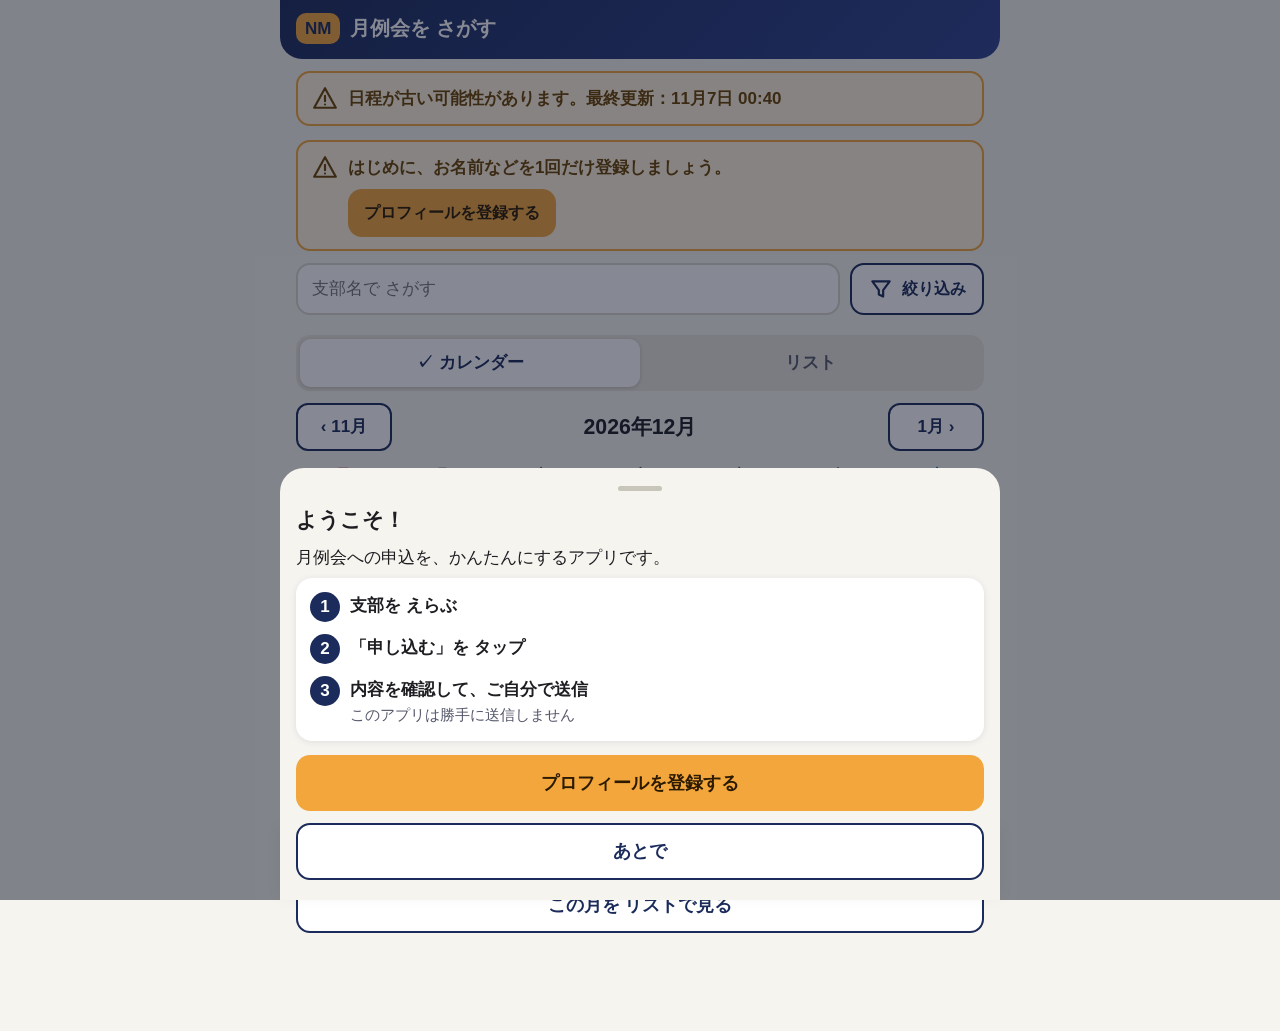
<file: index.html>
<!doctype html>
<html lang="ja">
<head>
<meta charset="utf-8">
<meta name="viewport" content="width=device-width, initial-scale=1, viewport-fit=cover">
<meta name="theme-color" content="#1b2b5b">
<meta name="robots" content="noindex, nofollow">
<meta name="apple-mobile-web-app-capable" content="yes">
<meta name="mobile-web-app-capable" content="yes">
<meta name="apple-mobile-web-app-title" content="NMエントリー">
<meta name="apple-mobile-web-app-status-bar-style" content="black-translucent">
<title>NMエントリー支援</title>
<link rel="manifest" href="manifest.webmanifest">
<link rel="icon" href="icons/icon.svg" type="image/svg+xml">
<link rel="apple-touch-icon" href="icons/apple-touch-icon.png">
<link rel="stylesheet" href="style.css">
</head>
<body>
<div id="app">
  <header class="top">
    <div class="top-in">
      <div class="brand"><span class="brand-mark" aria-hidden="true">NM</span><span id="title">月例会を さがす</span></div>
    </div>
  </header>
  <div id="notice"></div>
  <main id="view" tabindex="-1"></main>
  <nav class="tabbar" aria-label="メインメニュー">
    <button data-act="tab" data-tab="search"><span class="ico" data-ico="calendar"></span><span>さがす</span></button>
    <button data-act="tab" data-tab="apply"><span class="ico" data-ico="send"></span><span>申込</span></button>
    <button data-act="tab" data-tab="log"><span class="ico" data-ico="list"></span><span>記録</span></button>
    <button data-act="tab" data-tab="settings"><span class="ico" data-ico="gear"></span><span>設定</span></button>
  </nav>
</div>
<div id="overlay" hidden></div>
<div id="toast" role="status" aria-live="polite"></div>
<noscript><p style="padding:24px">このアプリを使うには JavaScript を有効にしてください。</p></noscript>
<script src="app.js"></script>
</body>
</html>
</file>
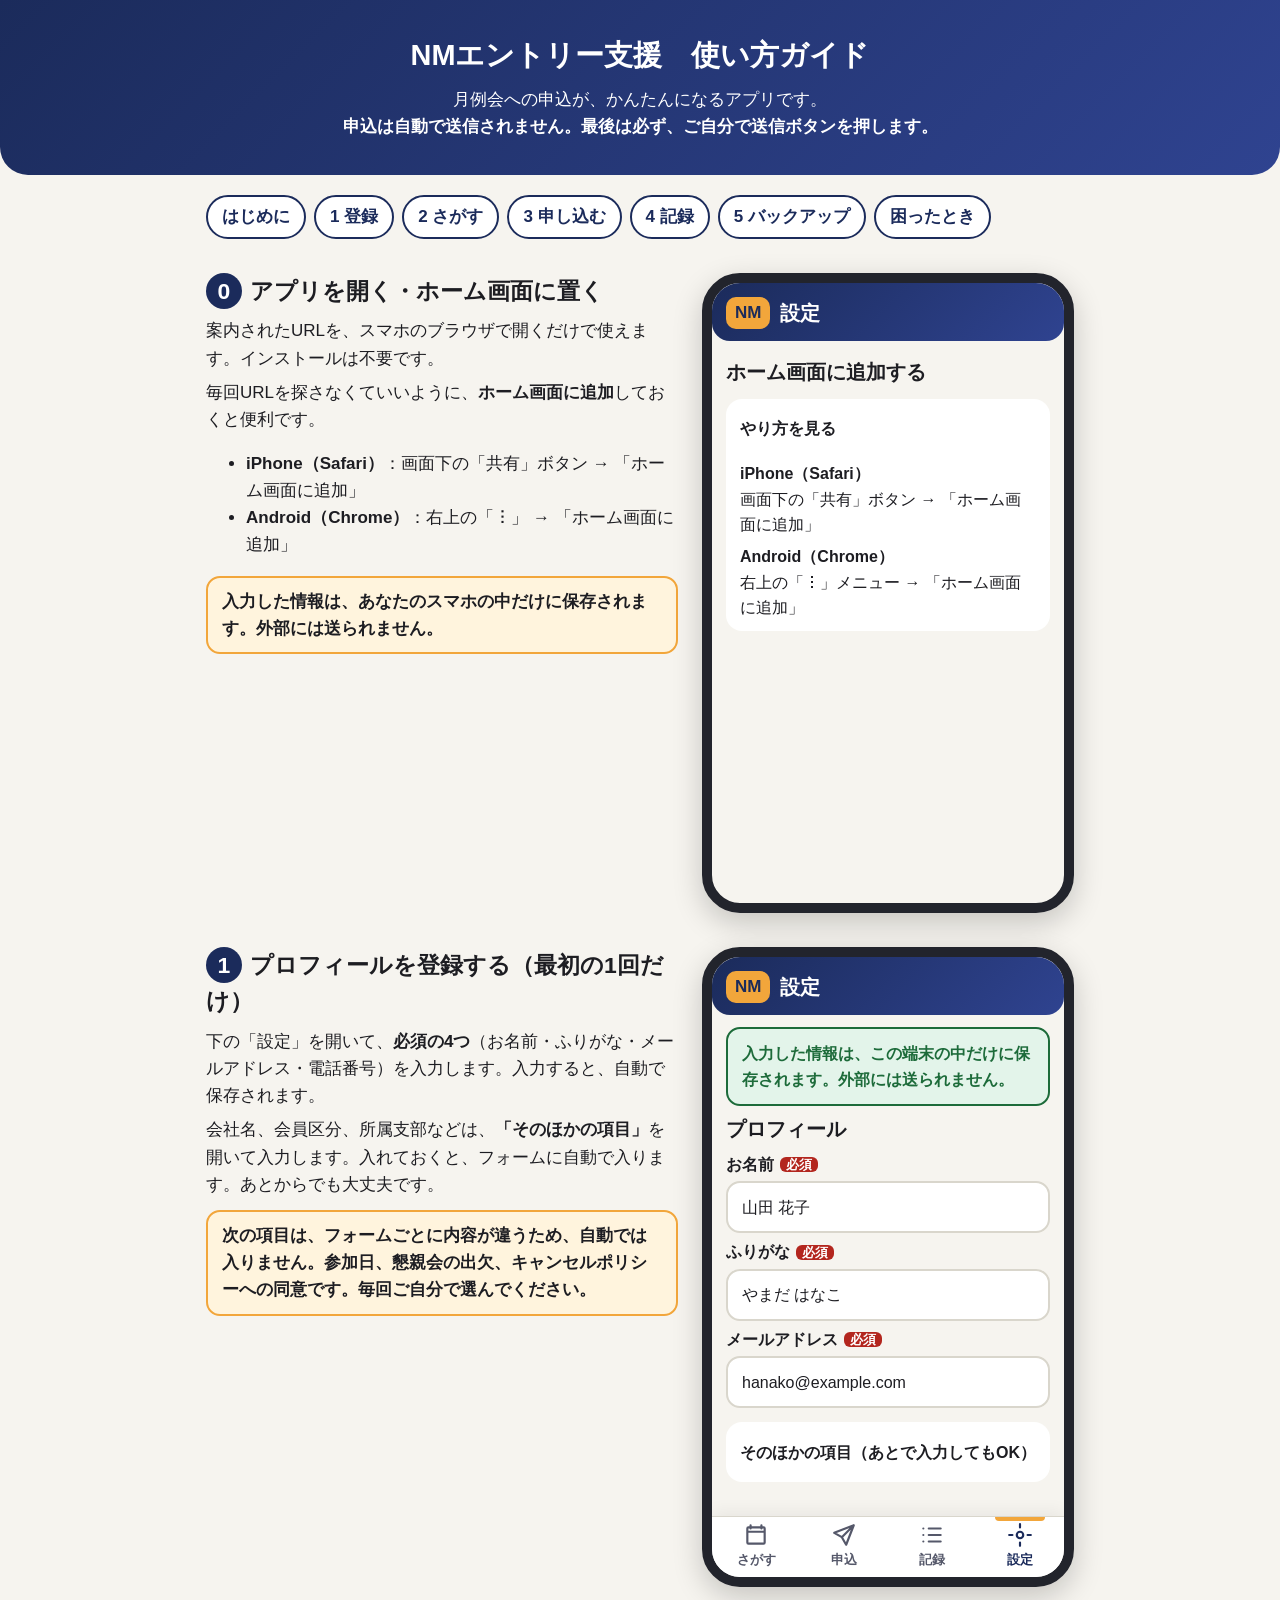
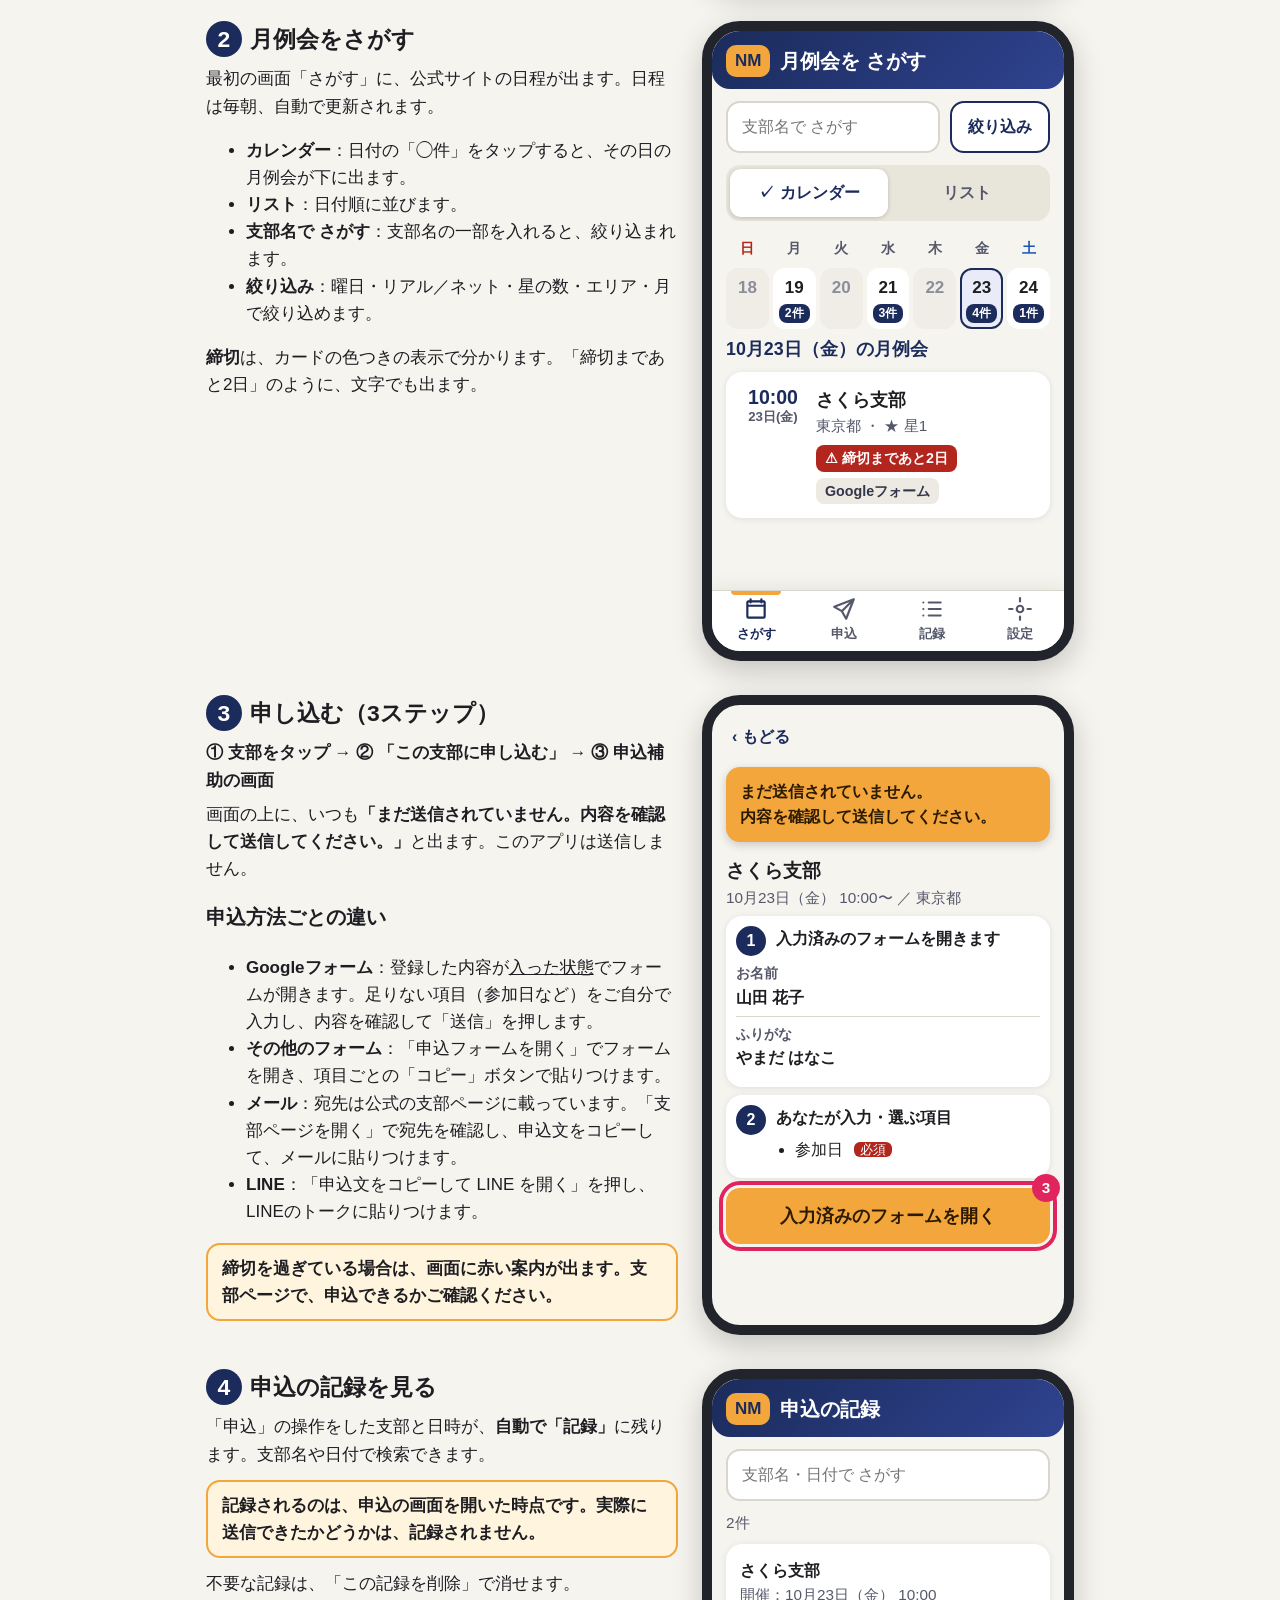
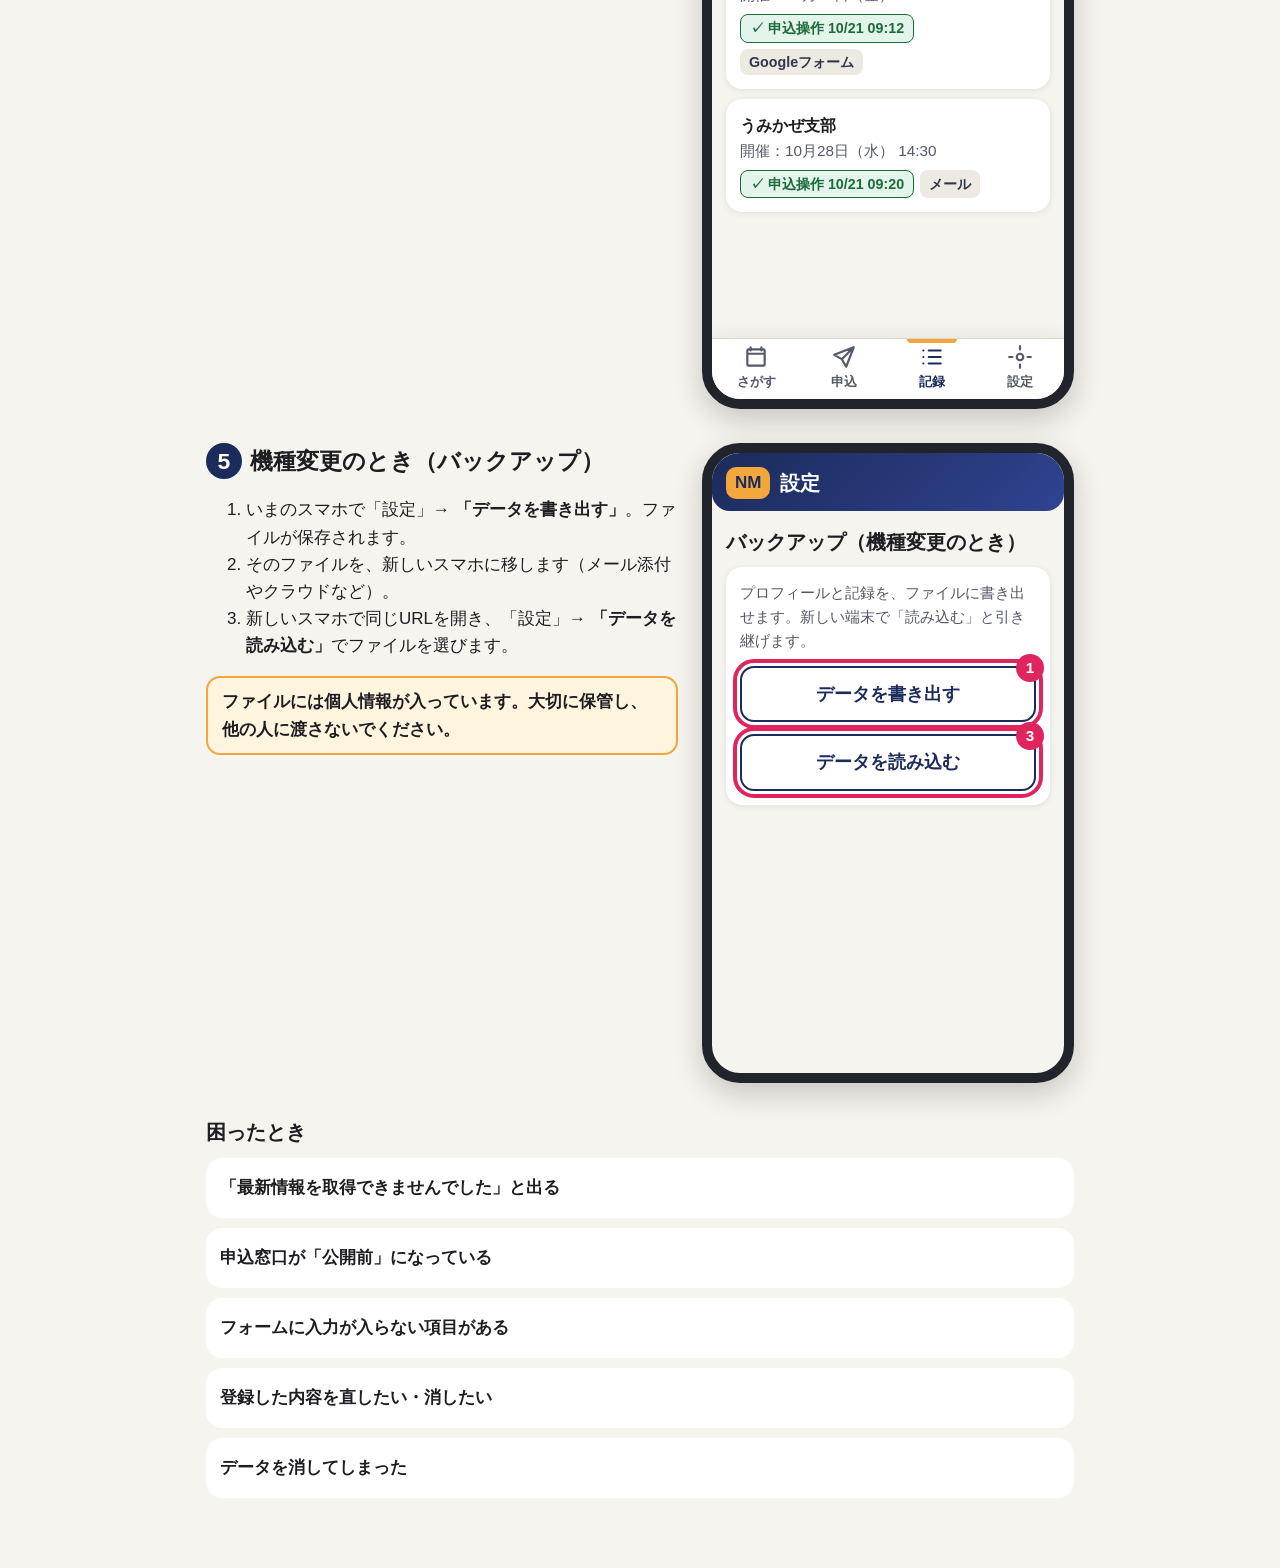
<file: docs/使い方ガイド.html>
<!doctype html>
<html lang="ja">
<head>
<meta charset="utf-8">
<meta name="viewport" content="width=device-width, initial-scale=1">
<meta name="robots" content="noindex">
<title>NMエントリー支援　使い方ガイド</title>
<link rel="stylesheet" href="../style.css">
<style>
body{padding:0}
.wrap{max-width:900px;margin:0 auto;padding:0 16px 60px}
.hero{background:linear-gradient(135deg,var(--navy),var(--navy2));color:#fff;border-radius:0 0 28px 28px;padding:32px 20px 28px;text-align:center}
.hero h1{margin:0 0 8px;font-size:1.7rem}
.sec{margin:34px 0;display:grid;grid-template-columns:1fr 372px;gap:24px;align-items:start}
.sec .tx h2{margin-top:0;font-size:1.35rem}
.num{display:inline-flex;width:36px;height:36px;border-radius:50%;background:var(--navy);color:#fff;align-items:center;justify-content:center;font-weight:900;margin-right:8px}
.tip{background:var(--amber-bg);border:2px solid var(--amber);border-radius:14px;padding:10px 14px;margin:12px 0;font-weight:700}
.phone{width:372px;border:10px solid #22242c;border-radius:38px;background:var(--bg);overflow:hidden;box-shadow:0 10px 30px rgba(0,0,0,.2)}
.phone .scr{height:620px;overflow:hidden;position:relative;font-size:16px}
.phone .top{border-radius:0 0 18px 18px;padding:14px 14px 12px}
.phone .body{padding:12px 14px}
.phone .tabbar{position:absolute;left:0;right:0;bottom:0;max-width:none}
.phone .tabbar button{min-height:60px;font-size:.75rem}
.hl{outline:4px solid #e0245e;outline-offset:3px;border-radius:14px;position:relative}
.hl::after{content:attr(data-n);position:absolute;top:-14px;right:-10px;background:#e0245e;color:#fff;font-weight:900;border-radius:50%;width:28px;height:28px;display:flex;align-items:center;justify-content:center;font-size:.9rem}
.phone .btn,.phone .ev,.phone .day{pointer-events:none}
.toc{display:flex;flex-wrap:wrap;gap:8px;margin:20px 0}
.toc a{background:#fff;border:2px solid var(--navy);border-radius:24px;padding:6px 14px;font-weight:800;color:var(--navy);text-decoration:none}
@media(max-width:860px){.sec{grid-template-columns:1fr}.phone{margin:0 auto}}
@media print{.sec{break-inside:avoid}.phone{box-shadow:none}}
</style>
</head>
<body>
<div class="hero">
  <h1>NMエントリー支援　使い方ガイド</h1>
  <p>月例会への申込が、かんたんになるアプリです。<br><b>申込は自動で送信されません。最後は必ず、ご自分で送信ボタンを押します。</b></p>
</div>
<div class="wrap">

<div class="toc" aria-label="もくじ">
  <a href="#s0">はじめに</a><a href="#s1">1 登録</a><a href="#s2">2 さがす</a><a href="#s3">3 申し込む</a><a href="#s4">4 記録</a><a href="#s5">5 バックアップ</a><a href="#s6">困ったとき</a>
</div>

<section class="sec" id="s0">
  <div class="tx">
    <h2><span class="num">0</span>アプリを開く・ホーム画面に置く</h2>
    <p>案内されたURLを、スマホのブラウザで開くだけで使えます。インストールは不要です。</p>
    <p>毎回URLを探さなくていいように、<b>ホーム画面に追加</b>しておくと便利です。</p>
    <ul>
      <li><b>iPhone（Safari）</b>：画面下の「共有」ボタン → 「ホーム画面に追加」</li>
      <li><b>Android（Chrome）</b>：右上の「︙」 → 「ホーム画面に追加」</li>
    </ul>
    <div class="tip">入力した情報は、あなたのスマホの中だけに保存されます。外部には送られません。</div>
  </div>
  <div class="phone"><div class="scr">
    <div class="top"><div class="brand"><span class="brand-mark">NM</span>設定</div></div>
    <div class="body">
      <h2 style="margin-top:4px">ホーム画面に追加する</h2>
      <details open><summary>やり方を見る</summary>
        <p><b>iPhone（Safari）</b><br>画面下の「共有」ボタン → 「ホーム画面に追加」</p>
        <p><b>Android（Chrome）</b><br>右上の「︙」メニュー → 「ホーム画面に追加」</p>
      </details>
    </div>
  </div></div>
</section>

<section class="sec" id="s1">
  <div class="tx">
    <h2><span class="num">1</span>プロフィールを登録する（最初の1回だけ）</h2>
    <p>下の「設定」を開いて、<b>必須の4つ</b>（お名前・ふりがな・メールアドレス・電話番号）を入力します。入力すると、自動で保存されます。</p>
    <p>会社名、会員区分、所属支部などは、<b>「そのほかの項目」</b>を開いて入力します。入れておくと、フォームに自動で入ります。あとからでも大丈夫です。</p>
    <div class="tip">次の項目は、フォームごとに内容が違うため、自動では入りません。参加日、懇親会の出欠、キャンセルポリシーへの同意です。毎回ご自分で選んでください。</div>
  </div>
  <div class="phone"><div class="scr">
    <div class="top"><div class="brand"><span class="brand-mark">NM</span>設定</div></div>
    <div class="body">
      <div class="notice ok" style="margin:0 0 6px"><div>入力した情報は、この端末の中だけに保存されます。外部には送られません。</div></div>
      <h2 style="margin:8px 0 4px">プロフィール</h2>
      <div class="fld" style="margin:6px 0"><label>お名前<span class="req">必須</span></label><input class="field" value="山田 花子" tabindex="-1" readonly></div>
      <div class="fld" style="margin:6px 0"><label>ふりがな<span class="req">必須</span></label><input class="field" value="やまだ はなこ" tabindex="-1" readonly></div>
      <div class="fld" style="margin:6px 0"><label>メールアドレス<span class="req">必須</span></label><input class="field" value="hanako@example.com" tabindex="-1" readonly></div>
      <details style="margin-top:14px"><summary>そのほかの項目（あとで入力してもOK）</summary></details>
    </div>
    <div class="tabbar"><button><span class="ico"><svg viewBox="0 0 24 24"><path d="M7 3v3M17 3v3M4 9h16M5 5h14a1 1 0 0 1 1 1v13a1 1 0 0 1-1 1H5a1 1 0 0 1-1-1V6a1 1 0 0 1 1-1z"/></svg></span>さがす</button><button><span class="ico"><svg viewBox="0 0 24 24"><path d="M21 3 10 14M21 3l-7 18-4-7-7-4z"/></svg></span>申込</button><button><span class="ico"><svg viewBox="0 0 24 24"><path d="M9 6h11M9 12h11M9 18h11M4 6h.01M4 12h.01M4 18h.01"/></svg></span>記録</button><button aria-current="page"><span class="ico"><svg viewBox="0 0 24 24"><circle cx="12" cy="12" r="3"/><path d="M12 2v3M12 19v3M2 12h3M19 12h3"/></svg></span>設定</button></div>
  </div></div>
</section>

<section class="sec" id="s2">
  <div class="tx">
    <h2><span class="num">2</span>月例会をさがす</h2>
    <p>最初の画面「さがす」に、公式サイトの日程が出ます。日程は毎朝、自動で更新されます。</p>
    <ul>
      <li><b>カレンダー</b>：日付の「◯件」をタップすると、その日の月例会が下に出ます。</li>
      <li><b>リスト</b>：日付順に並びます。</li>
      <li><b>支部名で さがす</b>：支部名の一部を入れると、絞り込まれます。</li>
      <li><b>絞り込み</b>：曜日・リアル／ネット・星の数・エリア・月で絞り込めます。</li>
    </ul>
    <p><b>締切</b>は、カードの色つきの表示で分かります。「締切まであと2日」のように、文字でも出ます。</p>
  </div>
  <div class="phone"><div class="scr">
    <div class="top"><div class="brand"><span class="brand-mark">NM</span>月例会を さがす</div></div>
    <div class="body">
      <div class="searchbar"><input class="field" placeholder="支部名で さがす" tabindex="-1" readonly><span class="btn ghost small filterbtn">絞り込み</span></div>
      <div class="seg"><button aria-pressed="true">カレンダー</button><button aria-pressed="false">リスト</button></div>
      <div class="cal" style="margin:2px 0">
        <div class="dow sun">日</div><div class="dow">月</div><div class="dow">火</div><div class="dow">水</div><div class="dow">木</div><div class="dow">金</div><div class="dow sat">土</div>
        <div class="day none"><span class="n">18</span></div><div class="day"><span class="n">19</span><span class="c">2件</span></div><div class="day none"><span class="n">20</span></div><div class="day"><span class="n">21</span><span class="c">3件</span></div><div class="day none"><span class="n">22</span></div><div class="day" aria-pressed="true"><span class="n">23</span><span class="c">4件</span></div><div class="day"><span class="n">24</span><span class="c">1件</span></div>
      </div>
      <div class="daytitle" style="margin:6px 0 0">10月23日（金）の月例会</div>
      <div class="evlist">
        <div class="ev"><div class="tm">10:00<small>23日(金)</small></div><div><div class="nm">さくら支部</div><div class="meta">東京都 ・ ★ 星1</div><div class="badges"><span class="badge urgent">⚠ 締切まであと2日</span><span class="badge">Googleフォーム</span></div></div></div>
      </div>
    </div>
    <div class="tabbar"><button aria-current="page"><span class="ico"><svg viewBox="0 0 24 24"><path d="M7 3v3M17 3v3M4 9h16M5 5h14a1 1 0 0 1 1 1v13a1 1 0 0 1-1 1H5a1 1 0 0 1-1-1V6a1 1 0 0 1 1-1z"/></svg></span>さがす</button><button><span class="ico"><svg viewBox="0 0 24 24"><path d="M21 3 10 14M21 3l-7 18-4-7-7-4z"/></svg></span>申込</button><button><span class="ico"><svg viewBox="0 0 24 24"><path d="M9 6h11M9 12h11M9 18h11M4 6h.01M4 12h.01M4 18h.01"/></svg></span>記録</button><button><span class="ico"><svg viewBox="0 0 24 24"><circle cx="12" cy="12" r="3"/><path d="M12 2v3M12 19v3M2 12h3M19 12h3"/></svg></span>設定</button></div>
  </div></div>
</section>

<section class="sec" id="s3">
  <div class="tx">
    <h2><span class="num">3</span>申し込む（3ステップ）</h2>
    <p><b>① 支部をタップ → ② 「この支部に申し込む」 → ③ 申込補助の画面</b></p>
    <p>画面の上に、いつも<b>「まだ送信されていません。内容を確認して送信してください。」</b>と出ます。このアプリは送信しません。</p>
    <h3>申込方法ごとの違い</h3>
    <ul>
      <li><b>Googleフォーム</b>：登録した内容が<u>入った状態</u>でフォームが開きます。足りない項目（参加日など）をご自分で入力し、内容を確認して「送信」を押します。</li>
      <li><b>その他のフォーム</b>：「申込フォームを開く」でフォームを開き、項目ごとの「コピー」ボタンで貼りつけます。</li>
      <li><b>メール</b>：宛先は公式の支部ページに載っています。「支部ページを開く」で宛先を確認し、申込文をコピーして、メールに貼りつけます。</li>
      <li><b>LINE</b>：「申込文をコピーして LINE を開く」を押し、LINEのトークに貼りつけます。</li>
    </ul>
    <div class="tip">締切を過ぎている場合は、画面に赤い案内が出ます。支部ページで、申込できるかご確認ください。</div>
  </div>
  <div class="phone"><div class="scr">
    <div class="body" style="padding-top:8px">
      <button class="back" tabindex="-1">‹ もどる</button>
      <div class="notsent" style="position:static"><div>まだ送信されていません。<br>内容を確認して送信してください。</div></div>
      <h3 style="margin:0">さくら支部</h3>
      <p class="sub" style="margin:0 0 6px">10月23日（金） 10:00〜 ／ 東京都</p>
      <div class="card" style="padding:10px">
        <div class="step"><span class="no">1</span><div><b>入力済みのフォームを開きます</b></div></div>
        <div class="fillrow" style="padding:6px 0"><div><div class="lb">お名前</div><div class="vl">山田 花子</div></div></div>
        <div class="fillrow" style="padding:6px 0"><div><div class="lb">ふりがな</div><div class="vl">やまだ はなこ</div></div></div>
      </div>
      <div class="card" style="margin-top:8px;padding:10px"><div class="step"><span class="no">2</span><div><b>あなたが入力・選ぶ項目</b><ul class="todo"><li>参加日 <span class="req">必須</span></li></ul></div></div></div>
      <div class="hl" data-n="3" style="margin-top:10px;border-radius:14px"><span class="btn accent">入力済みのフォームを開く</span></div>
    </div>
  </div></div>
</section>

<section class="sec" id="s4">
  <div class="tx">
    <h2><span class="num">4</span>申込の記録を見る</h2>
    <p>「申込」の操作をした支部と日時が、<b>自動で「記録」</b>に残ります。支部名や日付で検索できます。</p>
    <div class="tip">記録されるのは、申込の画面を開いた時点です。実際に送信できたかどうかは、記録されません。</div>
    <p>不要な記録は、「この記録を削除」で消せます。</p>
  </div>
  <div class="phone"><div class="scr">
    <div class="top"><div class="brand"><span class="brand-mark">NM</span>申込の記録</div></div>
    <div class="body">
      <input class="field" placeholder="支部名・日付で さがす" tabindex="-1" readonly>
      <p class="sub" style="margin:10px 0 0">2件</p>
      <div class="evlist">
        <div class="card"><div class="nm" style="font-weight:800">さくら支部</div><div class="sub">開催：10月23日（金） 10:00</div><div class="badges"><span class="badge done">✓ 申込操作 10/21 09:12</span><span class="badge">Googleフォーム</span></div></div>
        <div class="card"><div class="nm" style="font-weight:800">うみかぜ支部</div><div class="sub">開催：10月28日（水） 14:30</div><div class="badges"><span class="badge done">✓ 申込操作 10/21 09:20</span><span class="badge">メール</span></div></div>
      </div>
    </div>
    <div class="tabbar"><button><span class="ico"><svg viewBox="0 0 24 24"><path d="M7 3v3M17 3v3M4 9h16M5 5h14a1 1 0 0 1 1 1v13a1 1 0 0 1-1 1H5a1 1 0 0 1-1-1V6a1 1 0 0 1 1-1z"/></svg></span>さがす</button><button><span class="ico"><svg viewBox="0 0 24 24"><path d="M21 3 10 14M21 3l-7 18-4-7-7-4z"/></svg></span>申込</button><button aria-current="page"><span class="ico"><svg viewBox="0 0 24 24"><path d="M9 6h11M9 12h11M9 18h11M4 6h.01M4 12h.01M4 18h.01"/></svg></span>記録</button><button><span class="ico"><svg viewBox="0 0 24 24"><circle cx="12" cy="12" r="3"/><path d="M12 2v3M12 19v3M2 12h3M19 12h3"/></svg></span>設定</button></div>
  </div></div>
</section>

<section class="sec" id="s5">
  <div class="tx">
    <h2><span class="num">5</span>機種変更のとき（バックアップ）</h2>
    <ol>
      <li>いまのスマホで「設定」→ <b>「データを書き出す」</b>。ファイルが保存されます。</li>
      <li>そのファイルを、新しいスマホに移します（メール添付やクラウドなど）。</li>
      <li>新しいスマホで同じURLを開き、「設定」→ <b>「データを読み込む」</b>でファイルを選びます。</li>
    </ol>
    <div class="tip">ファイルには個人情報が入っています。大切に保管し、他の人に渡さないでください。</div>
  </div>
  <div class="phone"><div class="scr">
    <div class="top"><div class="brand"><span class="brand-mark">NM</span>設定</div></div>
    <div class="body">
      <h2 style="margin-top:4px">バックアップ（機種変更のとき）</h2>
      <div class="card stack"><p class="sub" style="margin:0">プロフィールと記録を、ファイルに書き出せます。新しい端末で「読み込む」と引き継げます。</p>
        <span class="btn ghost hl" data-n="1">データを書き出す</span><span class="btn ghost hl" data-n="3">データを読み込む</span></div>
    </div>
  </div></div>
</section>

<section id="s6">
  <h2>困ったとき</h2>
  <details><summary>「最新情報を取得できませんでした」と出る</summary><p>公式サイトから日程を取り込めなかった表示です。前回の日程は表示されていますが、古い可能性があります。管理者が確認します。急ぐときは、公式サイトの支部ページで確認してください。</p></details>
  <details><summary>申込窓口が「公開前」になっている</summary><p>その月例会の申込窓口が、まだ公式サイトに出ていません。公開されると、毎朝の更新で申込できるようになります。</p></details>
  <details><summary>フォームに入力が入らない項目がある</summary><p>フォームの項目名と登録内容が一致しない場合は、入りません。ご自分で入力してください。「設定」でプロフィールを埋めておくと、入る項目が増えます。</p></details>
  <details><summary>登録した内容を直したい・消したい</summary><p>「設定」で直せます。すべて消すときは、「設定」の一番下の「この端末のデータをすべて削除」を使います。</p></details>
  <details><summary>データを消してしまった</summary><p>バックアップのファイルがあれば、「データを読み込む」で戻せます。ファイルがない場合は、復元できません。</p></details>
</section>

</div>
</body>
</html>
</file>
<file: style.css>
:root{
  --navy:#1b2b5b; --navy2:#2f4390; --amber:#f2a63b; --amber-bg:#fff4dd; --amber-ink:#6b4200;
  --red:#b3261e; --red-bg:#fde8e6; --green:#1d6b3a; --green-bg:#e3f4ea;
  --bg:#f6f4ef; --card:#fff; --ink:#1d1d22; --sub:#55586a; --line:#d9d6cc;
  --radius:16px; --tab:68px;
}
*{box-sizing:border-box;-webkit-tap-highlight-color:transparent}
html{font-size:17px}
body{margin:0;background:var(--bg);color:var(--ink);
  font-family:-apple-system,BlinkMacSystemFont,"Hiragino Sans","Hiragino Kaku Gothic ProN","Noto Sans JP","Yu Gothic",Meiryo,sans-serif;
  line-height:1.6;-webkit-text-size-adjust:100%}
button,input,select,textarea{font:inherit;color:inherit}
button{cursor:pointer}
:focus-visible{outline:3px solid var(--amber);outline-offset:2px}
#app{max-width:720px;margin:0 auto;min-height:100vh;padding-bottom:calc(var(--tab) + env(safe-area-inset-bottom) + 16px)}
.top{background:linear-gradient(135deg,var(--navy),var(--navy2));color:#fff;padding:calc(env(safe-area-inset-top) + 12px) 16px 14px;border-radius:0 0 22px 22px}
.top-in{display:flex;align-items:center;gap:10px}
.brand{display:flex;align-items:center;gap:10px;font-weight:800;font-size:1.2rem}
.brand-mark{background:var(--amber);color:var(--navy);border-radius:10px;padding:2px 9px;font-weight:900;font-size:1rem}
#view{padding:14px 16px;outline:none}
h2{font-size:1.15rem;margin:18px 0 8px}
p{margin:.4em 0}
.sub{color:var(--sub);font-size:.9rem}

/* tab bar */
.tabbar{position:fixed;left:0;right:0;bottom:0;z-index:20;display:grid;grid-template-columns:repeat(4,1fr);max-width:720px;margin:0 auto;
  background:#fff;border-top:1px solid var(--line);padding-bottom:env(safe-area-inset-bottom);box-shadow:0 -4px 16px rgba(0,0,0,.06)}
.tabbar button{background:none;border:0;min-height:var(--tab);display:flex;flex-direction:column;align-items:center;justify-content:center;gap:2px;
  font-size:.82rem;font-weight:700;color:var(--sub);position:relative}
.tabbar button[aria-current=page]{color:var(--navy)}
.tabbar button[aria-current=page]::before{content:"";position:absolute;top:0;left:22%;right:22%;height:4px;border-radius:0 0 4px 4px;background:var(--amber)}
.ico{width:26px;height:26px;display:inline-block}
.ico svg{width:100%;height:100%;fill:none;stroke:currentColor;stroke-width:2;stroke-linecap:round;stroke-linejoin:round}

/* buttons */
.btn{display:flex;align-items:center;justify-content:center;gap:8px;width:100%;min-height:56px;padding:12px 18px;border-radius:14px;border:0;
  background:var(--navy);color:#fff;font-weight:800;font-size:1.05rem;text-decoration:none;text-align:center}
.btn:active{transform:scale(.98)}
.btn.accent{background:var(--amber);color:#2b1a00}
.btn.ghost{background:#fff;color:var(--navy);border:2px solid var(--navy)}
.btn.danger{background:#fff;color:var(--red);border:2px solid var(--red)}
.btn.small{min-height:48px;width:auto;padding:8px 16px;font-size:.95rem}
.btn[disabled]{opacity:.5}
.stack>*+*{margin-top:12px}
.row{display:flex;gap:10px;flex-wrap:wrap}
.row>*{flex:1}

/* notice */
.notice{margin:12px 16px 0;padding:12px 14px;border-radius:14px;font-weight:700;display:flex;gap:10px;align-items:flex-start}
.notice.warn{background:var(--amber-bg);color:var(--amber-ink);border:2px solid var(--amber)}
.notice.err{background:var(--red-bg);color:var(--red);border:2px solid var(--red)}
.notice.ok{background:var(--green-bg);color:var(--green);border:2px solid var(--green)}
.notice .btn{margin-top:8px}

/* search area */
.searchbar{display:flex;gap:10px}
.field{width:100%;min-height:52px;padding:10px 14px;border:2px solid var(--line);border-radius:14px;background:#fff}
.field:focus{border-color:var(--navy2);outline:none}
textarea.field{min-height:110px;resize:vertical}
.seg{display:grid;grid-template-columns:1fr 1fr;background:#e8e5db;border-radius:14px;padding:4px;margin:12px 0}
.seg button{border:0;background:none;min-height:48px;border-radius:11px;font-weight:800;color:var(--sub);display:flex;align-items:center;justify-content:center;gap:6px}
.seg button[aria-pressed=true]{background:#fff;color:var(--navy);box-shadow:0 1px 4px rgba(0,0,0,.18)}
.seg button[aria-pressed=true]::before{content:"✓"}
.filterbtn{min-height:52px;white-space:nowrap}
.chips{display:flex;gap:8px;flex-wrap:wrap}
.chip{min-height:48px;padding:6px 16px;border-radius:24px;border:2px solid var(--line);background:#fff;font-weight:700}
.chip[aria-pressed=true]{background:var(--navy);border-color:var(--navy);color:#fff}
.chip[aria-pressed=true]::before{content:"✓ "}
.activefilters{display:flex;gap:6px;flex-wrap:wrap;margin:8px 0}
.tag{background:#e9ecf8;color:var(--navy);border-radius:8px;padding:2px 10px;font-size:.85rem;font-weight:700}

/* calendar */
.monthnav{display:flex;align-items:center;justify-content:space-between;gap:8px;margin:6px 0}
.monthnav strong{font-size:1.25rem}
.monthnav button{min-height:48px;min-width:96px;border-radius:12px;border:2px solid var(--navy);background:#fff;color:var(--navy);font-weight:800}
.cal{display:grid;grid-template-columns:repeat(7,1fr);gap:4px;margin:8px 0}
.cal .dow{text-align:center;font-weight:800;font-size:.85rem;color:var(--sub);padding:4px 0}
.cal .dow.sun{color:var(--red)} .cal .dow.sat{color:#1a56b8}
.day{min-height:58px;border:2px solid transparent;border-radius:12px;background:#fff;padding:4px 2px;display:flex;flex-direction:column;align-items:center;justify-content:flex-start;gap:2px;font-weight:700}
.day.empty{background:none;border:0;pointer-events:none}
.day .n{font-size:1rem}
.day .c{font-size:.72rem;background:var(--navy);color:#fff;border-radius:8px;padding:0 6px;font-weight:800}
.day.none{color:#8a8d9a;background:#efede6}
.day.today{border-color:var(--amber)}
.day.today .n::after{content:"今日";display:block;font-size:.6rem;color:var(--amber-ink);line-height:1}
.day[aria-pressed=true]{border-color:var(--navy);background:#e9ecf8}

/* event cards */
.evlist{display:flex;flex-direction:column;gap:10px;margin-top:8px}
.daytitle{font-weight:900;font-size:1.05rem;margin:14px 0 2px;color:var(--navy)}
.ev{display:flex;gap:12px;width:100%;text-align:left;background:var(--card);border:2px solid transparent;border-radius:var(--radius);padding:12px 14px;box-shadow:0 1px 6px rgba(27,43,91,.1)}
.ev:active{border-color:var(--navy2)}
.ev .tm{min-width:62px;text-align:center;font-weight:900;color:var(--navy);font-size:1.15rem;line-height:1.2}
.ev .tm small{display:block;font-size:.78rem;color:var(--sub);font-weight:700}
.ev .nm{font-weight:800;font-size:1.05rem}
.ev .meta{color:var(--sub);font-size:.9rem}
.badges{display:flex;gap:6px;flex-wrap:wrap;margin-top:6px}
.badge{display:inline-flex;align-items:center;gap:4px;border-radius:8px;padding:2px 9px;font-size:.84rem;font-weight:800;background:#eceae2;color:#33364a}
.badge.urgent{background:var(--red);color:#fff}
.badge.soon{background:var(--amber);color:#2b1a00}
.badge.late{background:#e0dfe6;color:#5a5a66;text-decoration:line-through}
.badge.done{background:var(--green-bg);color:var(--green);border:1px solid var(--green)}
.badge.net{background:#e0f1ff;color:#0b4f8a}
.empty-msg{text-align:center;color:var(--sub);padding:28px 8px;background:#fff;border-radius:var(--radius)}

/* sheet / overlay */
#overlay{position:fixed;inset:0;z-index:50;background:rgba(15,20,40,.5);display:flex;align-items:flex-end;justify-content:center}
#overlay[hidden]{display:none}
.sheet{background:var(--bg);width:100%;max-width:720px;max-height:92vh;overflow:auto;border-radius:24px 24px 0 0;padding:18px 16px calc(env(safe-area-inset-bottom) + 20px)}
.sheet.full{height:100vh;max-height:100vh;border-radius:0}
.sheet h3{margin:0 0 6px;font-size:1.25rem}
.grip{width:44px;height:5px;background:#c8c5ba;border-radius:3px;margin:0 auto 12px}
.back{display:inline-flex;align-items:center;gap:6px;min-height:48px;background:none;border:0;color:var(--navy);font-weight:800;padding:0 6px}
dl.kv{margin:10px 0;display:grid;grid-template-columns:7em 1fr;gap:6px 10px}
dl.kv dt{color:var(--sub);font-weight:700;font-size:.9rem}
dl.kv dd{margin:0;font-weight:700}

/* apply */
.notsent{position:sticky;top:0;z-index:5;background:var(--amber);color:#2b1a00;font-weight:900;border-radius:14px;padding:12px 14px;margin:6px 0 14px;display:flex;gap:10px;align-items:center;box-shadow:0 3px 10px rgba(0,0,0,.18)}
.notsent .ico{flex:none}
.card{background:#fff;border-radius:var(--radius);padding:14px;box-shadow:0 1px 6px rgba(27,43,91,.1)}
.step{display:flex;gap:10px;align-items:flex-start}
.step .no{flex:none;background:var(--navy);color:#fff;font-weight:900;border-radius:50%;width:30px;height:30px;display:flex;align-items:center;justify-content:center}
.fillrow{display:flex;gap:10px;align-items:center;justify-content:space-between;padding:10px 0;border-bottom:1px solid var(--line)}
.fillrow:last-child{border-bottom:0}
.fillrow .lb{font-size:.82rem;color:var(--sub);font-weight:700}
.fillrow .vl{font-weight:700;word-break:break-all;white-space:pre-wrap}
.fillrow .btn{flex:none;min-width:104px}
.todo{padding-left:1.2em;margin:6px 0}
.todo li{margin:2px 0}

/* settings / form */
.fld{margin:12px 0}
.fld label{display:block;font-weight:800;margin-bottom:4px}
.req{background:var(--red);color:#fff;border-radius:6px;padding:0 6px;font-size:.75rem;margin-left:6px;vertical-align:middle}
details{background:#fff;border-radius:var(--radius);padding:4px 14px;margin:10px 0}
summary{min-height:52px;display:flex;align-items:center;font-weight:800;cursor:pointer}
#toast{position:fixed;left:50%;bottom:calc(var(--tab) + env(safe-area-inset-bottom) + 18px);transform:translate(-50%,20px);background:#1d1d22;color:#fff;padding:12px 20px;border-radius:30px;font-weight:800;opacity:0;pointer-events:none;transition:.25s;z-index:99;max-width:90vw;text-align:center}
#toast.show{opacity:1;transform:translate(-50%,0)}
@media (prefers-reduced-motion:reduce){*{transition:none!important}}
</file>
